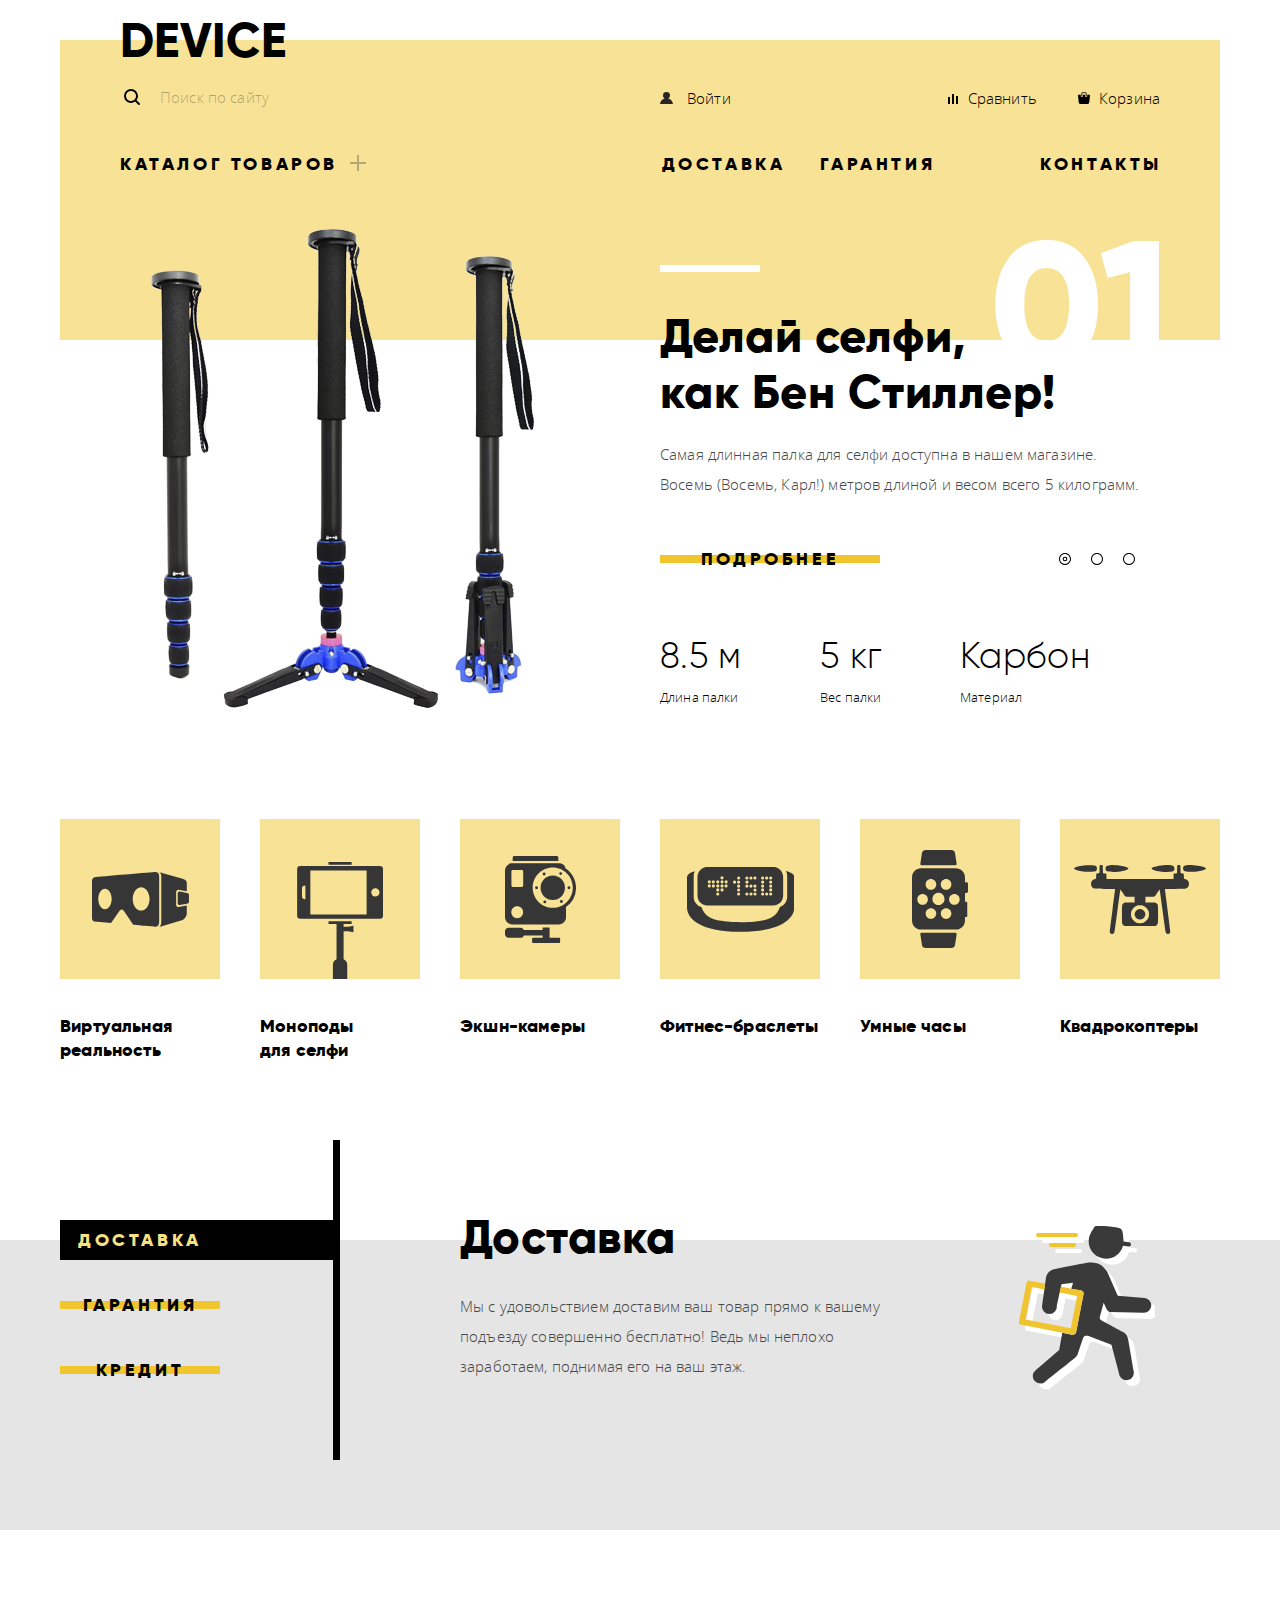
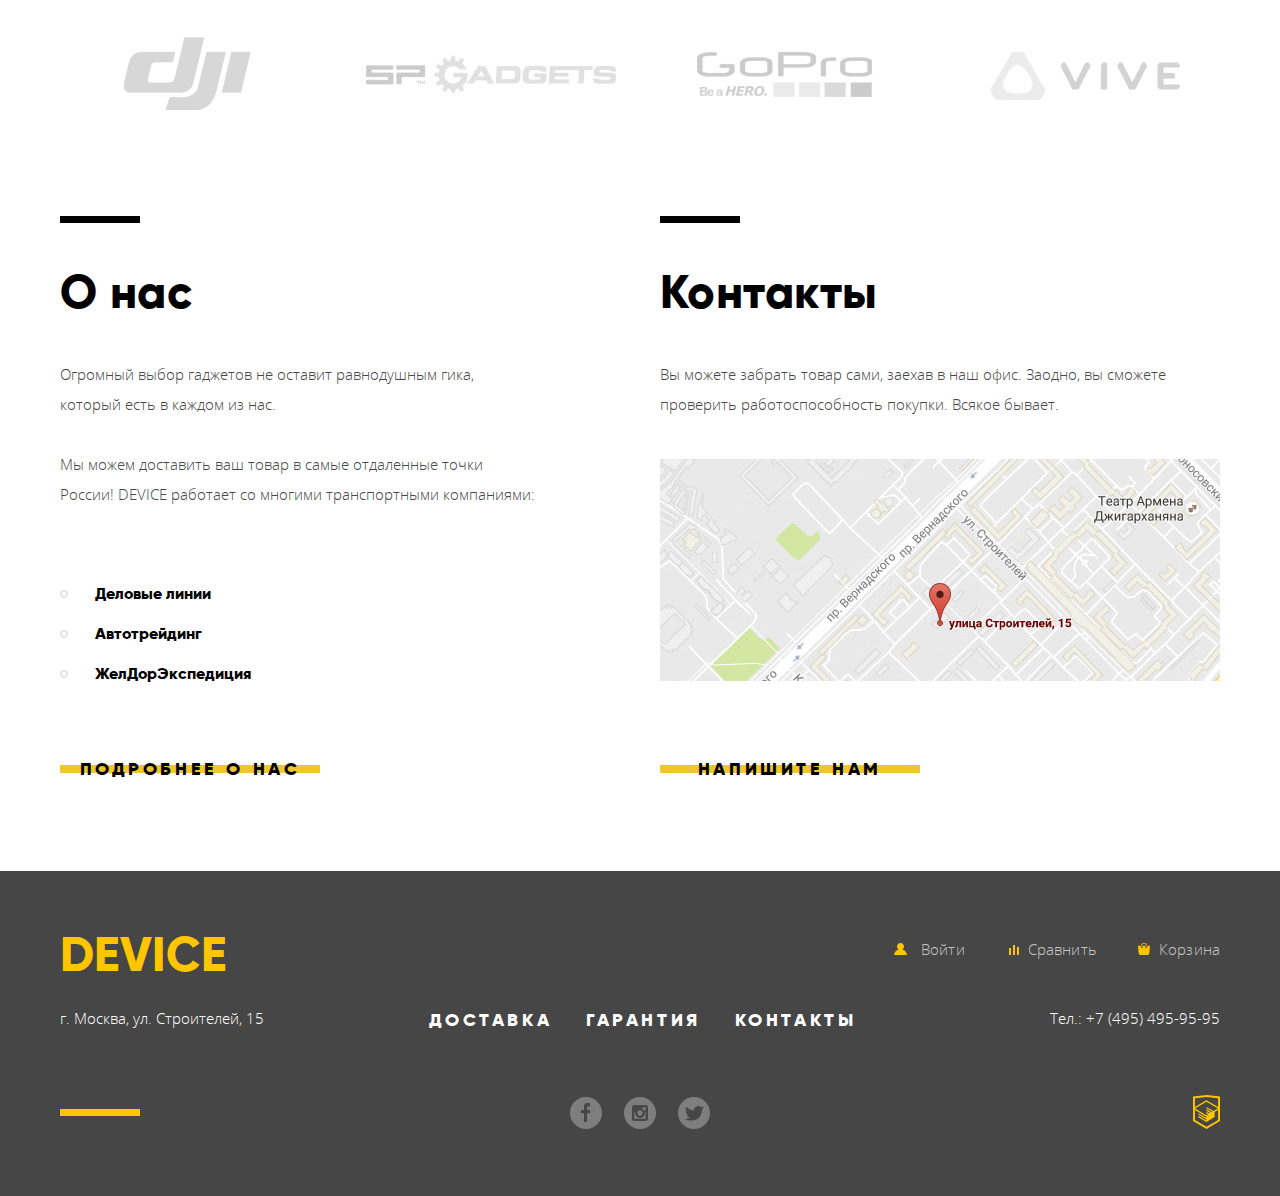
<file: index.html>
<!DOCTYPE html>
<html lang="ru">
	<head>
		<meta charset="utf-8">
		<meta name="SKYPE_TOOLBAR" content ="SKYPE_TOOLBAR_PARSER_COMPATIBLE" />
		<meta content="telephone=no" name="format-detection" />
		<title>HTML Academy: Девайс</title>
		<link href="css/normalize.min.css" rel="stylesheet">
		<link href="css/main.min.css" rel="stylesheet">
	</head>
	<body>
		<header class="main-header container">
			<div class="main-header-background">
				<a><h2 class="logo">Device</h2></a>
				<div class="main-header-wrapper">
					<form class="search-form" action="https://echo.htmlacademy.ru" method="post">
						<input type="search" name="search" placeholder="Поиск по сайту">
						<button type="submit" class="search-button">Найти</button>
					</form>
					<nav class="user-navigation">
						<ul>
							<li class="user-navigation-registration">
								<a href="#" class="user-navigation-enter">Войти</a>
								<div class="user-navigation-user-interface">
									<a href="#" class="user-navigation-user">Валентин Петухов</a>
									<a href="#" class="user-navigation-exit">Выйти</a>
								</div>
							</li>
							<li>
								<a href="#" class="user-navigation-compare">Сравнить</a>
							</li>
							<li>
								<a href="#" class="user-navigation-cart">Корзина</a>
							</li>
						</ul>	
					</nav>
				</div>
				<nav class="main-navigation">
					<ul class="main-navigation-list">
						<li class="icon-plus"><a href="catalog.html">Каталог товаров</a>
							<div class="sub-menu">
								<ul>
									<li>
										<a href="#">Виртуальная реальность</a>
									</li>
									<li>
										<a href="#">Моноподы для селфи</a>
									</li>
									<li>
										<a href="#">Экшн-камеры</a>
									</li>
								</ul>	
								<ul>
									<li>
										<a href="#">Фитнес-браслеты</a>
									</li>
									<li>
										<a href="#">Умные часы</a>
									</li>
								</ul>	
								<ul>
									<li>
										<a href="#">Квадрокоптеры</a>
									</li>
								</ul>	
							</div>
						</li>
						<li>
							<a href="#">Доставка</a>
						</li>
						<li>
							<a href="#">Гарантия</a>
						</li>
						<li>
							<a href="#">Контакты</a>
						</li>
					</ul>
				</nav>
			</div>
		</header>  
  		<main>  
   			<section class="slider container">
   				<div class="slider-wrapper">
   					<h2 class="visually-hidden">Витрина товаров</h2>
   					<div class="slider-item active">
   						<div class="slider-img">
   							<img src="img/slider/slider-1.png" width="384" height="486" alt="Палка для селфи">
						</div>	
   						<div class="slider-info">
   							<h3 class="slider-title">Делай селфи,<br> как Бен Стиллер!</h3>
   							<p class="slider-descr">Самая длинная палка для селфи доступна в нашем магазине. Восемь (Восемь, Карл!) метров длиной и весом всего 5 килограмм.</p>
   							<a href="#" class="slider-link btn">Подробнее</a>
   							<table class="slider-table">
   								<tr>
   									<td>8.5 м</td>
   									<td>5 кг</td>
   									<td>Карбон</td>
   								</tr>
   								<tr>
   									<td>Длина палки</td>
   									<td>Вес палки</td>
   									<td>Материал</td>
   								</tr>
   							</table>
   						</div>
					</div>	
   					<div class="slider-item">
   						<div class="slider-img">
   							<img src="img/slider/slider-2.png" width="345" height="485" alt="Фитнес-браслет">
						</div>	
   						<div class="slider-info">
   							<h3 class="slider-title">Худеем <br> правильно!</h3>
   							<p class="slider-descr">Мотивирующие фитнес-браслеты помогут найти в себе силы не 	пропускать занятия и соблюдать диету.</p>
   							<a href="#" class="slider-link btn">Подробнее</a>
   							<table class="slider-table">
   								<tr>
   									<td>48 часов</td>
   								</tr>   
   								<tr>
   									<td>Без подзарядки</td>
   								</tr>					
   							</table>
						</div>	
   					</div>
   					<div class="slider-item">
   						<div class="slider-img">
   							<img src="img/slider/slider-3.png" width="526" height="334" alt="Квадрокоптер">
						</div>	
   						<div class="slider-info">
   							<h3 class="slider-title">Порхает как бабочка, жалит как пчела!</h3>
   							<p class="slider-descr">Этот обычный, на первый взгляд, квадрокоптер оснащен мощным лазером, замаскированным под стандартную камеру.</p>
   							<a href="#" class="slider-link btn">Подробнее</a>
   							<table class="slider-table">
   								<tr>
   									<td>800 м</td>
   									<td>50 м</td>
   								</tr>
   								<tr>
   									<td>Дальность полета</td>
   									<td>Радиус поражения</td>
   								</tr>
   							</table>
						</div>	
   					</div>
   					<div class="dots-wrapper">
   						<ul class="dots">
							<li>
								<a class="active">Первый слайд</a>
							</li>
							<li>
								<a>Второй слайд</a>
							</li>
							<li>
								<a>Третий слайд</a>
							</li>
  						</ul>
					</div>
				</div>
   			</section>
    		<section class="popular container">
    			<h2 class="visually-hidden">Популярные товары</h2>
    			<ul class="popular-list">
					<li>
						<a href="#" class="popular-vr">Виртуальная реальность</a>
					</li>
					<li>
						<a href="#" class="popular-monopod">Моноподы для селфи</a>
					</li>
					<li>
						<a href="#" class="popular-cams">Экшн-камеры</a>
					</li>
					<li>
						<a href="#" class="popular-bands">Фитнес-браслеты</a>
					</li>
					<li>
						<a href="#" class="popular-smartwatch">Умные часы</a>
					</li>
					<li>
						<a href="#" class="popular-quadrupter">Квадрокоптеры</a>
   					</li>
   				</ul>
    		</section>
			<section class="services">
				<div class="container">
					<h2 class="visually-hidden">Наши услуги</h2>
					<div class="services-navigation">
						<!--<input type="radio" name="services" value="delivery" id="delivery-radio" checked>
						<label for="delivery-radio">Доставка</label>
						<input type="radio" name="services" value="warranty" id="warranty-radio">
						<label for="warranty-radio">Гарантия</label>
						<input type="radio" name="services" value="credit" id="credit-radio">
						<label for="credit-radio">Кредит</label>
						Оставляю на всякий случай-->
						<a href="#delivery" class="btn services-selected">Доставка</a>
						<a href="#warranty" class="btn">Гарантия</a>
						<a href="#credit" class="btn">Кредит</a>
					</div>
					<aside class="services-list">
						<section class="services-item active delivery" id="delivery">
							<h2>Доставка</h2>
							<p>Мы с удовольствием доставим ваш товар прямо к вашему подъезду совершенно бесплатно! Ведь мы неплохо заработаем, поднимая его на ваш этаж.</p>
						</section>
						<section class="services-item warranty" id="warranty">
							<h2>Гарантия</h2>
							<p>Если из-за возгорания купленного у нас товара у вас сгорит дом — не переживайте, мы выдадим вам новый.<br>Товар, не дом, конечно же.</p>
						</section>
						<section class="services-item credit" id="credit">
							<h2>Кредит</h2>
							<p>Залезть в долговую яму стало проще! Кредитные консультанты подберут для вас наиболее выгодные условия кредита. Выгодные для нашего банка, разумеется.</p>
						</section>
					</aside>
				</div>
			</section>
			<section class="logotypes container">
				<h2 class="visually-hidden">Наши партнеры</h2>
				<ul class="logotypes-list">
					<li>
						<img src="img/logotypes/dji.png" alt="Логотип Dji" width="260" height="100">
						<img class="logo-color" src="img/logotypes/dji-color.png" alt="Логотип Dji" width="260" height="100">
					</li>
					<li>
						<img src="img/logotypes/spgadgets.png" alt="Логотип SP Gadgets" width="260" height="100">
						<img class="logo-color" src="img/logotypes/spgadgets-color.png" alt="Логотип SP Gadgets" width="260" height="100">
					</li>
					<li>
						<img src="img/logotypes/gopro.png" alt="Логотип GoPro" width="260" height="100">
						<img class="logo-color" src="img/logotypes/gopro-color.png" alt="Логотип GoPro" width="260" height="100">
					</li>
					<li>
						<img src="img/logotypes/vive.png" alt="Логотип Vive" width="260" height="100">
						<img class="logo-color" src="img/logotypes/vive-color.png" alt="Логотип Vive" width="260" height="100">
					</li>
				</ul>
			</section>
			<section class="info container">
				<h2 class="visually-hidden">Основная информация</h2>
				<section class="about-us">
					<h2 class="info-title">О нас</h2>
					<p>Огромный выбор гаджетов не оставит равнодушным  гика, который есть в каждом из нас.</p>
					<p>Мы можем доставить ваш товар в самые отдаленные точки России! DEVICE работает со многими транспортными компаниями:</p>
					<ul class="info-list">
						<li>Деловые линии</li>
						<li>Автотрейдинг</li>
						<li>ЖелДорЭкспедиция</li>
					</ul>
					<a href="#" class="btn">Подробнее о нас</a>
				</section>
				<section class="contact">
					<h2 class="info-title">Контакты</h2>
					<p>Вы можете забрать товар сами, заехав в наш офис. Заодно, вы сможете проверить работоспособность покупки. Всякое бывает.</p>
					<a href="#" class="map"><img src="img/map.jpg" alt="Карта" width="560" height="222"></a>
					<a href="#" class="write-us-btn btn">Напишите нам</a>
				</section>
			</section>
		</main>
		<footer class="main-footer">
			<div class="container">
				<div class="footer-user-link">
					<a><h2 class="logo">Device</h2></a>
					<nav class="footer-user-navigation">
						<ul>
							<li class="footer-user-navigation-registration">
								<a href="#" class="footer-user-navigation-enter">Войти</a>
								<div class="footer-user-navigation-user-interface">
									<a href="#" class="footer-user-navigation-user">Валентин Петухов</a>
									<a href="#" class="footer-user-navigation-exit">Выйти</a>
								</div>
							</li>
							<li>
								<a href="#" class="footer-user-navigation-compare">Сравнить</a>
							</li>
							<li>
								<a href="#" class="footer-user-navigation-cart">Корзина</a>
							</li>
						</ul>
					</nav>
				</div>
				<div class="footer-nav">
					<p>г. Москва, ул. Строителей, 15</p>
					<nav class="footer-navigation">
						<ul>
							<li>
								<a href="#">Доставка</a>
							</li>
							<li>
								<a href="#">Гарантия</a>
							</li>
							<li>
								<a href="#">Контакты</a>
							</li>
						</ul>
					</nav>
					<p>Тел.: +7 (495) 495-95-95</p>
				</div>
				<div class="footer-social">
					<nav class="social-navigation">
						<ul>
							<li>
								<a href="#" class="facebook">Facebook</a>
							</li>
							<li>
								<a href="#" class="instagram">Instagram</a>
							</li>
							<li>
								<a href="#" class="twitter">Twitter</a>
							</li>
						</ul>
					</nav>
					<div class="htmlacademy-container">
						<a href="https://htmlacademy.ru/intensive/htmlcss" class="htmlacademy">HtmlAcademy</a>
					</div>	
				</div>
			</div>
		</footer>
		<section class="write-us">
			<h2 class="visually-hidden">Форма обратной связи</h2>
			<button type="button" class="close">Закрыть</button>
			<form class="write-us-form" action="https://echo.htmlacademy.ru" method="post">
				<div class="write-us-input-wrapper">
				<p class="write-us-name">
					<label for="name">Ваше имя:</label>
					<input type="text" name="name" id="name" placeholder="Имя Фамилия">
				</p>	
				<p class="write-us-email">
					<label for="email">Ваш e-mail:</label>
					<input type="email" name="email" id="email" placeholder="email@example.com">
				</p>
				</div>	
				<p class="write-us-text">
					<label for="letter-text">Текст письма:</label>
					<textarea name="letter-text" id="letter-text" placeholder="В свободной форме"></textarea>
				</p>	
				<button class="write-us-button btn" type="submit">Отправить</button>
			</form>
		</section>
		<section class="map-popup">
			<h2 class="visually-hidden">Карта</h2>
			<iframe src="https://www.google.com/maps/embed?pb=!1m18!1m12!1m3!1d2249.10907026883!2d37.52756879079683!3d55.68709146033518!2m3!1f0!2f0!3f0!3m2!1i1024!2i768!4f13.1!3m3!1m2!1s0x46b54cf65f5c8955%3A0x694710ccd55501e!2z0YPQuy4g0KHRgtGA0L7QuNGC0LXQu9C10LksIDE1LCDQnNC-0YHQutCy0LAsINCg0L7RgdGB0LjRjywgMTE5MzEx!5e0!3m2!1sru!2s!4v1522194621894" width="960" height="559" style="border:0" allowfullscreen></iframe>
			<img src="img/map-big.jpg" width="960" height="559" alt="Карта"> 
			<button type="button" class="close">Закрыть</button>
		</section>	
		<script src="js/js.min.js"></script>
	</body>
</html>
</file>
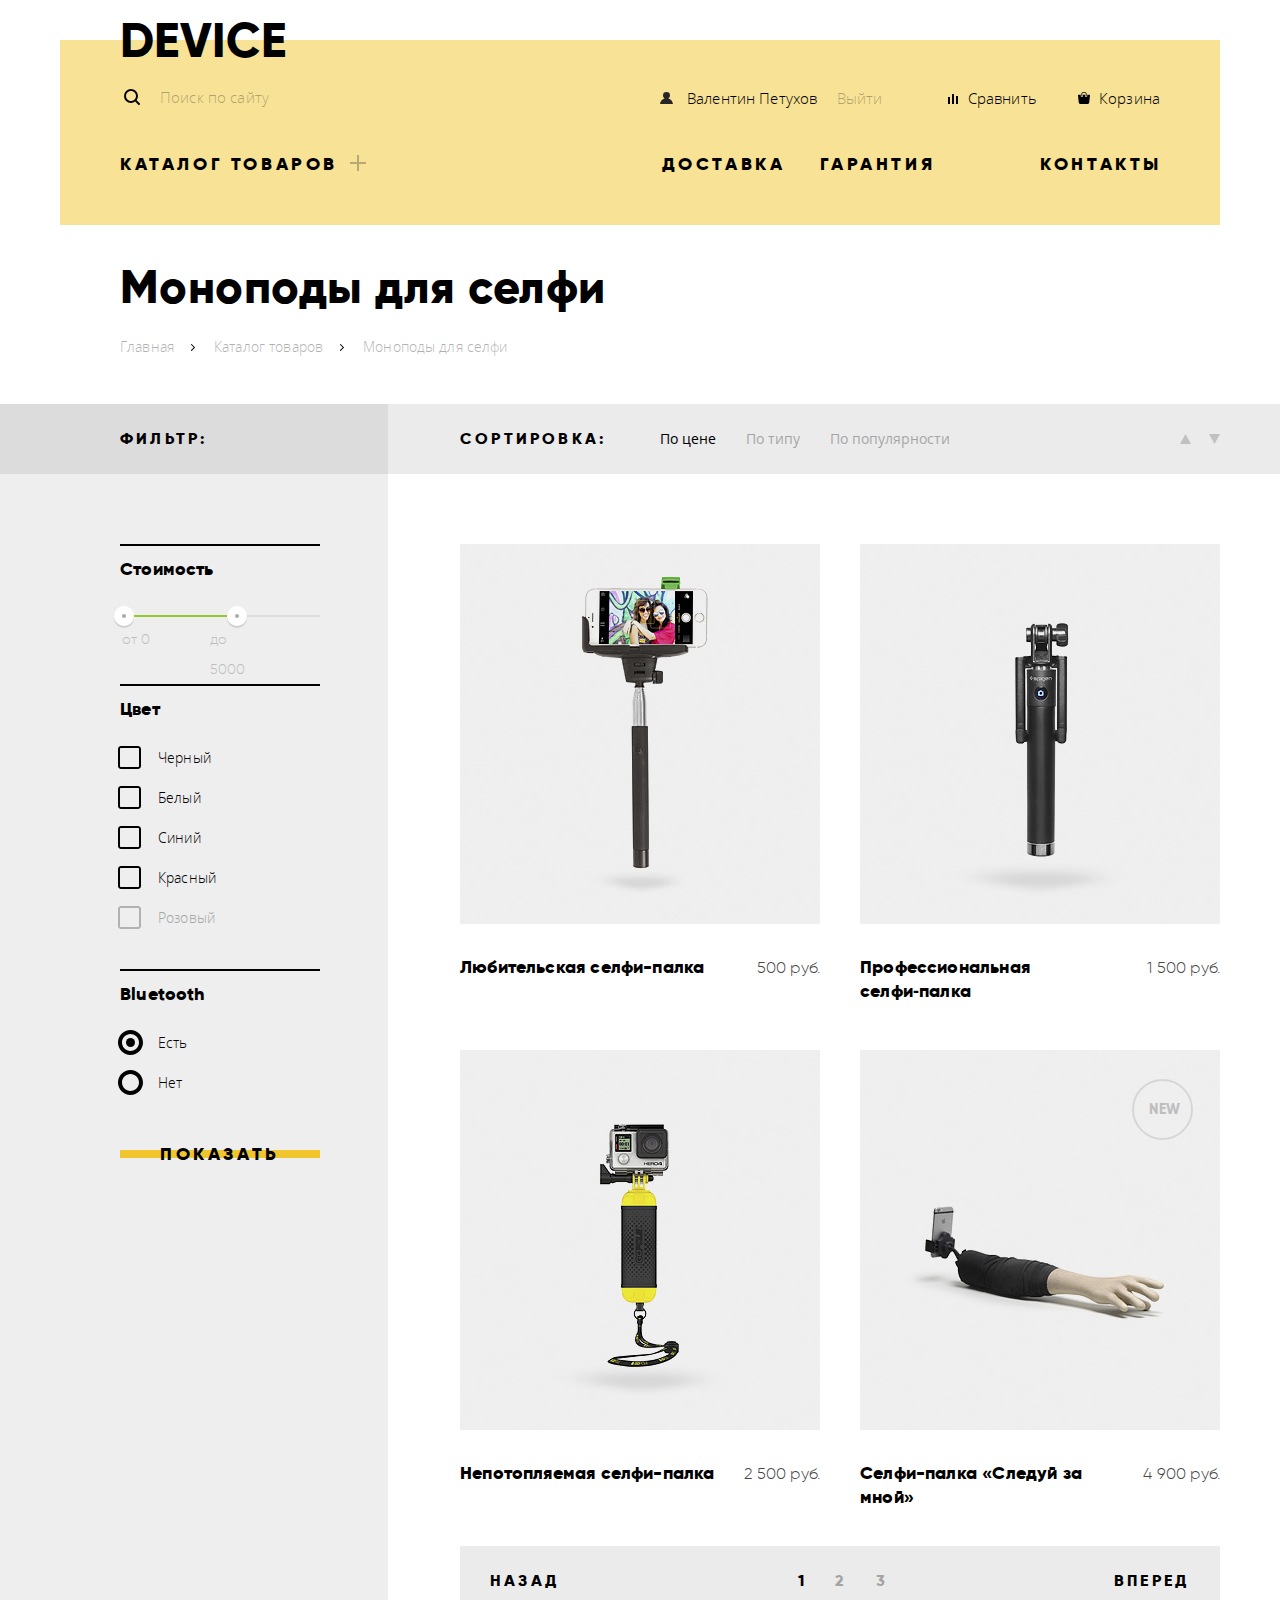
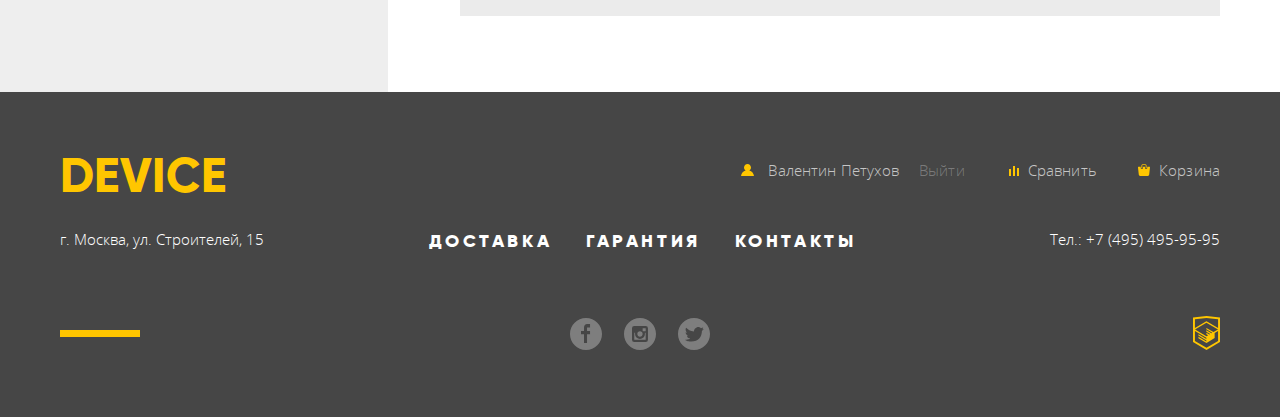
<file: catalog.html>
<!DOCTYPE html>
<html lang="ru">
	<head>
		<meta charset="utf-8">
		<meta name="SKYPE_TOOLBAR" content ="SKYPE_TOOLBAR_PARSER_COMPATIBLE" />
		<meta content="telephone=no" name="format-detection" />
		<title>HTML Academy: Девайс</title>
		<link href="css/normalize.min.css" rel="stylesheet">
		<link href="css/main.min.css" rel="stylesheet">
	</head>
	<body>
		<header class="main-header container">
			<div class="main-header-background">
				<a href="index.html"><h2 class="logo">Device</h2></a>
				<div class="main-header-wrapper">
					<form class="search-form" action="https://echo.htmlacademy.ru" method="post">
						<input type="search" name="search" placeholder="Поиск по сайту">
						<button type="submit" class="search-button">Найти</button>
					</form>
					<nav class="user-navigation">
						<ul>
							<li class="user-navigation-registration user-logged-in">
								<a href="#" class="user-navigation-enter">Войти</a>
								<div class="user-navigation-user-interface">
									<a href="#" class="user-navigation-user">Валентин Петухов</a>
									<a href="#" class="user-navigation-exit">Выйти</a>
								</div>
							</li>
							<li>
								<a href="#" class="user-navigation-compare">Сравнить</a>
							</li>
							<li>
								<a href="#" class="user-navigation-cart">Корзина</a>
							</li>
						</ul>	
					</nav>
				</div>
				<nav class="main-navigation">
					<ul class="main-navigation-list">
						<li class="icon-plus">
							<a href="#">Каталог товаров</a>
							<div class="sub-menu">
								<ul>
									<li>
										<a href="#">Виртуальная реальность</a>
									</li>
									<li>
										<a href="#">Моноподы для селфи</a>
									</li>
									<li>
										<a href="#">Экшн-камеры</a>
									</li>
								</ul>	
								<ul>
									<li>
										<a href="#">Фитнес-браслеты</a>
									</li>
									<li>
										<a href="#">Умные часы</a>
									</li>
								</ul>	
								<ul>
									<li>
										<a href="#">Квадрокоптеры</a>
									</li>
								</ul>	
							</div>
						</li>
						<li>
							<a href="#">Доставка</a>
						</li>
						<li>
							<a href="#">Гарантия</a>
						</li>
						<li>
							<a href="#">Контакты</a>
						</li>
					</ul>
				</nav>
			</div>
		</header>  
		<main>
			<div class="container">
				<section class="content-header">
					<h2>Моноподы для селфи</h2>
					<ul class="breadcrumbs">
						<li>
							<a href="index.html">Главная</a>
						</li>
						<li>
							<a href="catalog.html">Каталог товаров</a>
						</li>
						<li class="breadcrumbs-current">
							<a>Моноподы для селфи</a>
						</li>
					</ul>
				</section>
			</div>
			<div class="catalog-wrapper">
				<section class="catalog-content container">
					<h2 class="visually-hidden">Контент каталога</h2>
					<div class="filter">
						<h3 class="catalog-title">Фильтр:</h3>
						<form class="filter-form" action="https://echo.htmlacademy.ru">
							<fieldset class="filter-price">
								<legend class="price-legend">Стоимость</legend>
								<div class="range-filter">
									<div class="range-controls">
										<div class="scale">
											<div class="bar"></div>
										</div>
										<div class="toggle toggle-min"></div>	
										<div class="toggle toggle-max"></div>	
									</div>
								</div>
							</fieldset>
							<fieldset class="filter-color">
								<legend>Цвет</legend>
								<ul>
									<li>
										<input class="filter-input-checkbox visually-hidden" type="checkbox" name="black" id="filter-black">
										<label for="filter-black">
											Черный
										</label>
									</li>
									<li>
										<input class="filter-input-checkbox visually-hidden" type="checkbox" name="white" id="filter-white">
										<label for="filter-white">
											Белый
										</label>
									</li>
									<li>
										<input class="filter-input-checkbox visually-hidden" type="checkbox" name="blue" id="filter-blue">
										<label for="filter-blue">
											Синий
										</label>
									</li>
									<li>
										<input class="filter-input-checkbox visually-hidden" type="checkbox" name="red" id="filter-red">
										<label for="filter-red">
											Красный
										</label>
									</li>
									<li>
										<input class="filter-input-checkbox visually-hidden" type="checkbox" name="pink" id="filter-pink" disabled>
										<label for="filter-pink">
											Розовый
										</label>
									</li>
								</ul>
							</fieldset>
							<fieldset class="filter-bluetooth">
								<legend>Bluetooth</legend>
								<ul>
									<li>
										<input class="filter-input-radio visually-hidden" type="radio" name="bluetooth" value="yes" id="bluetooth-availability-yes" checked>
										<label for="bluetooth-availability-yes">
											Есть
										</label>
									</li>
									<li>
										<input class="filter-input-radio visually-hidden" type="radio" name="bluetooth" value="no" id="bluetooth-availability-no">
										<label for="bluetooth-availability-no">
											Нет
										</label>
									</li>
								</ul>
							</fieldset>
							<button class="filter-button btn" type="submit">Показать</button>
						</form>
					</div>
					<div class="sort">
						<div class="sort-links">	
							<h3 class="catalog-title">Сортировка:</h3>
							<ul class="sort-type">
								<li>
									<a href="#" class="sort-selected">По цене</a>
								</li>
								<li>
									<a href="#">По типу</a>
								</li>
								<li>
									<a href="#">По популярности</a>
								</li>
							</ul>
							<ul class="sort-direction">
								<li>
									<a href="" class="sort-direction-up">По возрастанию</a>
								</li>
								<li>
									<a href="" class="sort-direction-down sort-direction-active">По убыванию</a>
								</li>
							</ul>
						</div>
						<ul class="catalog-list">
							<li class="catalog-item">
								<div class="catalog-item-info">
									<img class="catalog-item-img" src="img/catalog/item-1.jpg" width="360" height="380" alt="Любительская селфи-палка">
									<div class="catalog-item-buy">
										<a href="#" class="catalog-cart-button btn">В корзину</a>
										<a href="#" class="catalog-compare-button">Добавить к сравнению</a>
									</div>
								</div>	
								<div class="catalog-item-about">
									<h3 class="catalog-item-title"><a href="#">Любительская селфи-палка</a></h3>
									<b class="catalog-item-price">500 руб.</b>
								</div>	
							</li>
							<li class="catalog-item">
								<div class="catalog-item-info">
									<img class="catalog-item-img" src="img/catalog/item-2.jpg" width="360" height="380" alt="Профессиональная селфи-палка">
									<div class="catalog-item-buy">
										<a href="#" class="catalog-cart-button btn">В корзину</a>
										<a href="#" class="catalog-compare-button">Добавить к сравнению</a>
									</div>
								</div>	
								<div class="catalog-item-about">
									<h3 class="catalog-item-title"><a href="#">Профессиональная селфи&#8209;палка</a></h3>
									<b class="catalog-item-price">1 500 руб.</b>
								</div>	
							</li>
							<li class="catalog-item">
								<div class="catalog-item-info">
									<img class="catalog-item-img" src="img/catalog/item-3.jpg" width="360" height="380" alt="Непотопляемая селфи-палка">
									<div class="catalog-item-buy">
										<a href="#" class="catalog-cart-button btn">В корзину</a>
										<a href="#" class="catalog-compare-button">Добавить к сравнению</a>
									</div>
								</div>	
								<div class="catalog-item-about">
									<h3 class="catalog-item-title"><a href="#">Непотопляемая селфи-палка</a></h3>
									<b class="catalog-item-price">2 500 руб.</b>
								</div>	
							</li>
							<li class="catalog-item catalog-item-new">
								<div class="catalog-item-info">
									<img class="catalog-item-img" src="img/catalog/item-4.jpg" width="360" height="380" alt="Селфи-палка Следуй за мной">
									<div class="catalog-item-buy">
										<a href="#" class="catalog-cart-button btn">В корзину</a>
										<a href="#" class="catalog-compare-button">Добавить к сравнению</a>
									</div>
								</div>	
								<div class="catalog-item-about">
									<h3 class="catalog-item-title"><a href="#">Селфи-палка &#171;Следуй за мной&#187;</a></h3>
									<b class="catalog-item-price">4 900 руб.</b>
								</div>
							</li>
						</ul>
						<div class="pagination">
							<a href="#" class="pagination-button">Назад</a>
							<div class="pagination-list-wrapper">
							<ul class="pagination-list">
								<li class="pagination-item">
									<a href="" class="pagination-item-current">1</a>
								</li>
								<li class="pagination-item">
									<a href="#">2</a>
								</li>
								<li class="pagination-item">
									<a href="#">3</a>
								</li>
							</ul>
							</div>
							<a href="#" class="pagination-button">Вперед</a>
						</div>	
					</div>
				</section>	
			</div>
		</main>
		<footer class="main-footer">
			<div class="container">
				<div class="footer-user-link">
					<a href="index.html"><h2 class="logo">Device</h2></a>
					<nav class="footer-user-navigation">
						<ul>
							<li class="footer-user-navigation-registration user-logged-in">
								<a href="#" class="footer-user-navigation-enter">Войти</a>
								<div class="footer-user-navigation-user-interface">
									<a href="#" class="footer-user-navigation-user">Валентин Петухов</a>
									<a href="#" class="footer-user-navigation-exit">Выйти</a>
								</div>
							</li>
							<li>
								<a href="#" class="footer-user-navigation-compare">Сравнить</a>
							</li>
							<li>
								<a href="#" class="footer-user-navigation-cart">Корзина</a>
							</li>
						</ul>
					</nav>
				</div>
				<div class="footer-nav">
					<p>г. Москва, ул. Строителей, 15</p>
					<nav class="footer-navigation">
						<ul>
							<li>
								<a href="#">Доставка</a>
							</li>
							<li>
								<a href="#">Гарантия</a>
							</li>
							<li>
								<a href="#">Контакты</a>
							</li>
						</ul>
					</nav>
					<p>Тел.: +7 (495) 495-95-95</p>
				</div>
				<div class="footer-social">
					<nav class="social-navigation">
						<ul>
							<li>
								<a href="#" class="facebook">Facebook</a>
							</li>
							<li>
								<a href="#" class="instagram">Instagram</a>
							</li>
							<li>
								<a href="#" class="twitter">Twitter</a>
							</li>
						</ul>
					</nav>
					<div class="htmlacademy-container">
						<a href="https://htmlacademy.ru/intensive/htmlcss" class="htmlacademy">HtmlAcademy</a>
					</div>	
				</div>
			</div>
		</footer>
	</body>
</html>
</file>
<file: css/main.min.css>
@-webkit-keyframes appear{0%{opacity:0}to{opacity:1}}@keyframes appear{0%{opacity:0}to{opacity:1}}@-webkit-keyframes disappear{0%{opacity:1}to{opacity:0}}@keyframes disappear{0%{opacity:1}to{opacity:0}}@-webkit-keyframes shake{0%,to{transform:translate(0)}10%,30%,50%,70%,90%{transform:translate(10px)}20%,40%,60%,80%{transform:translate(-10px)}}@keyframes shake{0%,to{transform:translate(0)}10%,30%,50%,70%,90%{transform:translate(10px)}20%,40%,60%,80%{transform:translate(-10px)}}@font-face{font-family:"Gilroy";src:url(../fonts/gilroylight.woff2);src:url(../fonts/gilroylight.woff);font-weight:300;font-style:normal}@font-face{font-family:"Gilroy";src:url(../fonts/gilroyextrabold.woff2);src:url(../fonts/gilroyextrabold.woff);font-weight:800;font-style:normal}@font-face{font-family:"Open sans";src:url(../fonts/opensans.woff2);src:url(../fonts/opensans.woff);font-weight:400;font-style:normal}@font-face{font-family:"Open sans";src:url(../fonts/opensanslight.woff2);src:url(../fonts/opensanslight.woff);font-weight:300;font-style:normal}body{margin:0;padding:0;font-family:"Gilroy",Arial,sans-serif;line-height:30px;font-size:15px;min-width:1200px}.btn,.container{-webkit-box-sizing:border-box;box-sizing:border-box}.container{width:1200px;margin:0 auto;padding:0 20px}.btn{text-transform:uppercase;font-size:18px;font-weight:800;line-height:24px;letter-spacing:.2em;text-align:center;padding:8px;position:relative;display:block}.btn::before{content:"";width:100%;height:8px;background-color:#f0c52e;position:absolute;top:50%;-webkit-transform:translateY(-50%);-ms-transform:translateY(-50%);transform:translateY(-50%);left:0;z-index:-1;-webkit-transition:.5s;-o-transition:.5s;transition:.5s}.btn:focus::before,.btn:hover::before{height:40px;-webkit-transition:.5s;-o-transition:.5s;transition:.5s}.btn:focus{outline:0}.btn:active{color:rgba(0,0,0,.3);-webkit-transition:.3s;-o-transition:.3s;transition:.3s}a{text-decoration:none;color:#000}img{display:block}.visually-hidden{position:absolute;width:1px;height:1px;margin:-1px;border:0;padding:0;clip:rect(0 0 0 0);overflow:hidden}.main-header-background{background-image:-webkit-linear-gradient(top,transparent 40px,#f7e296 40px);background-image:-o-linear-gradient(top,transparent 40px,#f7e296 40px);background-image:linear-gradient(to bottom,transparent 40px,#f7e296 40px);padding:17px 60px 46px;-webkit-box-sizing:border-box;box-sizing:border-box}.logo{text-transform:uppercase;font-size:48px;line-height:48px;font-weight:800;letter-spacing:.01em;margin:0;display:inline-block;vertical-align:middle}.main-header .logo{margin-bottom:8px}.logo:focus,.logo:hover{opacity:.6;outline:0}.logo:active{opacity:.3}.main-header-wrapper{display:-webkit-box;display:-ms-flexbox;display:flex;-webkit-box-pack:justify;-ms-flex-pack:justify;justify-content:space-between;-webkit-box-align:center;-ms-flex-align:center;align-items:center;min-height:50px;margin-bottom:26px}.main-header input{width:355px;border:0;background-color:transparent;background-image:url(../img/icons/icon-search.svg);background-repeat:no-repeat;background-position:4px center;font-family:"Open sans",Arial,sans-serif;font-weight:300;line-height:30px;letter-spacing:.01em;padding-left:40px;padding-right:15px;border-bottom:2px solid transparent;height:50px}.main-header input:focus{border-bottom:2px solid #000;outline:0}.main-header input::-webkit-input-placeholder{color:rgba(0,0,0,.3);opacity:1}.main-header input:-moz-placeholder,.main-header input::-moz-placeholder{color:rgba(0,0,0,.3);opacity:1}.main-header input:-ms-input-placeholder{color:rgba(0,0,0,.3);opacity:1}.main-header input:hover::-webkit-input-placeholder{color:rgba(0,0,0,.6)}.main-header input:hover:-moz-placeholder,.main-header input:hover::-moz-placeholder{color:rgba(0,0,0,.6)}.main-header input:hover:-ms-input-placeholder{color:rgba(0,0,0,.6)}.main-header input:focus::-webkit-input-placeholder{color:#000}.main-header input:focus:-moz-placeholder,.main-header input:focus::-moz-placeholder{color:#000}.main-header input:focus:-ms-input-placeholder{color:#000}.search-button{width:85px;height:50px;background-color:transparent;color:#000;font-family:"Open sans",Arial,sans-serif;font-weight:300;letter-spacing:.01em;border:2px solid #000;padding:0;display:none;-webkit-box-sizing:border-box;box-sizing:border-box}.search-form{display:-webkit-box;display:-ms-flexbox;display:flex}.main-header input:focus+.search-button{display:block}.search-button:active{display:block}.search-button:focus,.search-button:hover{background-color:#000;color:#fff;outline:0}.search-button:active{background-color:#000;color:rgba(255,255,255,.3)}.user-navigation{line-height:30px}.footer-user-navigation,.user-navigation{font-family:"Open sans",Arial,sans-serif;font-weight:300;letter-spacing:.01em;margin:0;padding:0}.user-navigation ul{display:-webkit-box;display:-ms-flexbox;display:flex;width:500px;margin:0;padding:0}.footer-user-navigation-user-interface,.user-navigation-user-interface{display:none}.user-navigation-registration{margin-right:auto}.user-navigation-enter,.user-navigation-user{padding-left:27px;background:url(../img/icons/icon-user.svg) no-repeat 0 center}.user-navigation-user{margin-right:15px}.user-navigation-exit{color:rgba(0,0,0,.3)}.user-navigation-compare{margin-right:41px;padding-left:20px;background:url(../img/icons/icon-compare.svg) no-repeat 0 60%}.user-navigation-cart{padding-left:21px;background:url(../img/icons/icon-cart.svg) no-repeat 0 center}.user-logged-in .footer-user-navigation-user-interface,.user-logged-in .user-navigation-user-interface{display:block}.user-logged-in .footer-user-navigation-enter,.user-logged-in .user-navigation-enter{display:none}.main-navigation{text-transform:uppercase;font-size:18px;font-weight:800;letter-spacing:.2em}.main-navigation-list{display:-webkit-box;display:-ms-flexbox;display:flex;margin:0;padding:0;-webkit-box-pack:justify;-ms-flex-pack:justify;justify-content:space-between}.icon-plus{margin-right:auto;position:relative}.icon-plus::after{content:"";width:16px;height:16px;background:url(../img/icons/icon-plus.svg) no-repeat;opacity:.3;position:absolute;top:6px;left:230px}.main-navigation-list>li:nth-of-type(2){margin-right:35px}.main-navigation-list>li:last-of-type{margin-left:105px;margin-right:-2px}.footer-navigation a:hover,.main-header a:hover{opacity:.6}.footer-navigation a:active,.main-header a:active,.popular-list a:active::before{opacity:.3}.footer-user-navigation ul,.main-navigation ul,.user-navigation ul{list-style:none}.main-navigation-list li:hover .sub-menu{display:-webkit-box;display:-ms-flexbox;display:flex}.sub-menu{position:absolute;left:-60px;display:none;width:1160px;z-index:100;background-color:#f7e296;padding:18px 60px 35px;-webkit-box-sizing:border-box;box-sizing:border-box}.sub-menu li,.sub-menu ul{margin:0;padding:0}.sub-menu ul:first-of-type{width:200px;margin-right:40px}.sub-menu ul:nth-of-type(2){width:160px;margin-right:40px}.sub-menu a{font-family:"Open sans",Arial,sans-serif;font-size:15px;font-weight:300;text-transform:none;line-height:36px;letter-spacing:.01em}.slider{margin-bottom:108px}.slider-wrapper{background-image:-webkit-linear-gradient(top,#f7e296 115px,transparent 115px);background-image:-o-linear-gradient(top,#f7e296 115px,transparent 115px);background-image:linear-gradient(to bottom,#f7e296 115px,transparent 115px);position:relative}.slider-item{display:none}.slider-item.active{-webkit-box-pack:justify;-ms-flex-pack:justify;justify-content:space-between;-webkit-box-align:start;-ms-flex-align:start;align-items:flex-start}.slider-img,.slider-info,.slider-item.active{display:-webkit-box;display:-ms-flexbox;display:flex}.slider-img{-webkit-box-pack:center;-ms-flex-pack:center;justify-content:center;width:563px;min-height:486px;margin-right:20px}.slider-info{width:510px;margin-right:50px;-webkit-box-orient:vertical;-webkit-box-direction:normal;-ms-flex-direction:column;flex-direction:column;position:relative}.slider-title{font-size:47px;line-height:56px;font-weight:800;letter-spacing:.01em;margin:83px 0 19px;position:relative;z-index:10}.slider-descr{font-family:"Open sans",Arial,sans-serif;font-weight:300;line-height:30px;color:#464646;letter-spacing:.01em;margin:0 0 40px;padding:0;width:490px}.slider-item:nth-of-type(2) .slider-descr{width:460px}.slider-item:nth-of-type(3) .slider-descr{width:480px}.slider-link{width:220px;margin-bottom:47px}.slider-table{margin-top:auto;width:460px;border-collapse:collapse}.slider-item:nth-of-type(3) .slider-table{width:300px}.slider-table tr{font-family:"Open sans",Arial,sans-serif;font-weight:300;font-size:13px;line-height:20px;letter-spacing:.01em}.slider-table tr:first-of-type{font-family:"Gilroy",Arial,sans-serif;font-size:36px;line-height:48px;letter-spacing:.01em}.slider-table td{width:150px;padding-left:0;padding-right:10px;padding-top:6px}.slider-table td:nth-child(2){width:130px;padding-right:10px}.slider-info::before{content:"";width:100px;height:7px;background-color:#fff;position:absolute;top:40px}.slider-item .slider-info::after{font-size:180px;line-height:180px;font-weight:800;color:#fff;position:absolute;top:-8px;right:-2px}.slider-item:nth-of-type(1) .slider-info::after{content:"01"}.slider-item:nth-of-type(2) .slider-info::after{content:"02"}.slider-item:nth-of-type(3) .slider-info::after{content:"03"}.dots-wrapper{position:absolute;bottom:145px;right:83px;width:78px;overflow:hidden}.dots{font-size:0;line-height:0;display:-webkit-box;display:-ms-flexbox;display:flex;-ms-flex-wrap:wrap;flex-wrap:wrap;padding:0;margin-right:-19px}.dots a{display:block;width:13px;height:13px;background:url(../img/icons/icon-slider-button-empty.svg) no-repeat;background-size:12px;margin-right:19px}.dots .active{background:url(../img/icons/icon-slider-button.svg) no-repeat;background-size:12px}.popular{margin-bottom:78px}.popular-list{list-style:none;font-size:18px;line-height:24px;font-weight:800;letter-spacing:.01em;display:-webkit-box;display:-ms-flexbox;display:flex;-ms-flex-wrap:wrap;flex-wrap:wrap;margin:0;padding:0}.popular-list li{width:160px;margin-right:40px}.popular-list li:nth-child(6n){margin-right:0}.popular-list a{display:block;padding-top:195px;background-image:-webkit-linear-gradient(top,#f7e296 160px,transparent 160px);background-image:-o-linear-gradient(top,#f7e296 160px,transparent 160px);background-image:linear-gradient(to bottom,#f7e296 160px,transparent 160px);position:relative}.popular-monopod{padding-right:40px}.popular-list a:hover{background-image:-webkit-linear-gradient(top,#f0c52e 160px,transparent 160px);background-image:-o-linear-gradient(top,#f0c52e 160px,transparent 160px);background-image:linear-gradient(to bottom,#f0c52e 160px,transparent 160px)}.popular-list a:active{color:rgba(0,0,0,.3)}.popular-list a::before{content:"";width:100%;height:160px;background-repeat:no-repeat;background-position:50% 50%;position:absolute;top:0;left:0}.popular-list .popular-vr::before{background-image:url(../img/popular/popular-1.svg)}.popular-list .popular-monopod::before{background-image:url(../img/popular/popular-2.svg);background-position:50% 100%}.popular-list .popular-cams::before{background-image:url(../img/popular/popular-3.svg)}.popular-list .popular-bands::before{background-image:url(../img/popular/popular-4.svg)}.popular-list .popular-smartwatch::before{background-image:url(../img/popular/popular-5.svg)}.popular-list .popular-quadrupter::before{background-image:url(../img/popular/popular-6.svg)}.services{background-image:-webkit-linear-gradient(top,transparent 100px,#e5e5e5 100px);background-image:-o-linear-gradient(top,transparent 100px,#e5e5e5 100px);background-image:linear-gradient(to bottom,transparent 100px,#e5e5e5 100px);margin-bottom:95px;padding-bottom:70px}.services .container{display:-webkit-box;display:-ms-flexbox;display:flex;position:relative}.logotypes-list li:hover img,.services-item{display:none}.services-item.active{display:block}.services-navigation{display:-webkit-box;display:-ms-flexbox;display:flex;-webkit-box-orient:vertical;-webkit-box-direction:normal;-ms-flex-direction:column;flex-direction:column;width:280px;margin-right:120px;-webkit-box-sizing:border-box;box-sizing:border-box;border-right:7px solid #000;padding-top:80px;padding-bottom:70px}.services-navigation .btn{width:160px;margin-bottom:25px;z-index:1}.services-navigation .btn::before{z-index:-1}.services-navigation .btn:last-child{margin-bottom:0}.services-navigation .btn:active{color:#f7e184;outline:0}.services-navigation .btn:active::before{content:"";width:280px;height:40px;background-color:#000;position:absolute;top:50%;left:0;-webkit-transform:translateY(-50%);-ms-transform:translateY(-50%);transform:translateY(-50%)}.services-navigation .services-selected{color:#f7e184}.services-navigation .services-selected::before{content:"";width:280px;height:40px;background-color:#000;position:absolute;top:50%;left:0;-webkit-transform:translateY(-50%);-ms-transform:translateY(-50%);transform:translateY(-50%)}.services-item h2{font-weight:800;font-size:47px;line-height:48px;letter-spacing:.01em;padding-top:73px;margin:0 0 30px}.services-item p{font-family:"Open sans",Arial,sans-serif;font-weight:300;color:#464646;letter-spacing:.01em;margin:0;padding:0;width:460px}.credit p{width:430px}.services-item::after{content:"";width:200px;height:200px;position:absolute;top:68px;right:53px}.delivery::after{background:url(../img/services/delivery.svg) no-repeat 50% 50%}.warranty::after{background:url(../img/services/warranty.svg) no-repeat 50% 50%}.credit::after{background:url(../img/services/credit.svg) no-repeat 50% 50%}.logotypes{margin-bottom:91px}.logotypes-list{list-style:none;-webkit-box-pack:justify;-ms-flex-pack:justify;justify-content:space-between;-ms-flex-wrap:wrap;flex-wrap:wrap;margin:0;padding:0}.logotypes-list img{opacity:.2}.logotypes-list .logo-color{opacity:1;display:none}.logotypes-list li:hover .logo-color{display:block}.about-us,.contact,.info,.logotypes-list{display:-webkit-box;display:-ms-flexbox;display:flex}.info{-webkit-box-pack:justify;-ms-flex-pack:justify;justify-content:space-between;padding-top:52px;position:relative}.about-us,.contact{-webkit-box-orient:vertical;-webkit-box-direction:normal;-ms-flex-direction:column;flex-direction:column;width:560px}.info-title{font-weight:800;font-size:47px;line-height:48px;letter-spacing:.01em;margin:0 0 43px}.about-us::before,.contact::before{content:"";width:80px;height:7px;background-color:#000;position:absolute;top:0}.info p{font-family:"Open sans",Arial,sans-serif;font-weight:300;color:#464646;margin:0 0 30px}.about-us p{max-width:475px}.info-list{font-size:16px;font-weight:800;line-height:40px;padding:0;list-style:none;margin:35px 0 55px}.info-list li{position:relative;padding-left:35px}.info-list li::before,.main-footer{-webkit-box-sizing:border-box;box-sizing:border-box}.info-list li::before{content:"";width:8px;height:8px;border:2px #e5e5e5 solid;border-radius:50%;position:absolute;left:0;top:50%;-webkit-transform:translateY(-50%);-ms-transform:translateY(-50%);transform:translateY(-50%)}.map{margin-top:10px}.info .btn{width:260px;margin-top:auto;margin-bottom:82px}.main-footer{background-color:#464646;color:#fff;min-height:325px;padding-top:60px}.main-footer .logo{color:#ffc600}.footer-user-link{-webkit-box-pack:justify;-ms-flex-pack:justify;justify-content:space-between;-webkit-box-align:start;-ms-flex-align:start;align-items:flex-start;margin-bottom:24px}.footer-nav,.footer-user-link,.footer-user-navigation ul{display:-webkit-box;display:-ms-flexbox;display:flex}.footer-user-navigation ul{-webkit-box-pack:justify;-ms-flex-pack:justify;justify-content:space-between;margin:0;padding:0}.footer-nav{-webkit-box-align:center;-ms-flex-align:center;align-items:center;margin-bottom:62px}.footer-navigation ul,.social-navigation ul{list-style:none;display:-webkit-box;display:-ms-flexbox;display:flex;padding:0}.footer-nav,.footer-navigation ul,.footer-social{-webkit-box-pack:justify;-ms-flex-pack:justify;justify-content:space-between}.footer-navigation ul{width:428px;margin:3px 0 0 5px}.footer-social{display:-webkit-box;display:-ms-flexbox;display:flex;-webkit-box-align:center;-ms-flex-align:center;align-items:center;font-size:0;line-height:0}.footer-social::before{content:"";width:80px;height:7px;background-color:#ffc600;display:block}.social-navigation{overflow:hidden;width:270px}.social-navigation ul{-webkit-box-pack:center;-ms-flex-pack:center;justify-content:center;-ms-flex-wrap:wrap;flex-wrap:wrap;margin:0 -22px 0 0}.social-navigation li{margin-right:22px}.social-navigation a{height:32px;opacity:.3;display:block}.social-navigation a:hover{opacity:.6}.social-navigation a:active{opacity:.1}.social-navigation a::before{content:"";width:32px;height:32px;background-repeat:no-repeat;display:block}.social-navigation .facebook::before{background-image:url(../img/icons/icon-fb.svg)}.social-navigation .instagram::before{background-image:url(../img/icons/icon-instagram.svg)}.social-navigation .twitter::before{background-image:url(../img/icons/icon-twitter.svg)}.htmlacademy-container{height:35px;width:80px}.htmlacademy::before{content:"";width:28px;height:35px;background:url(../img/icons/icon-logo-html.svg) no-repeat 50% 50%;display:block;float:right}.footer-user-navigation a:hover::before,.htmlacademy:hover::before{opacity:.6}.footer-user-navigation a:active::before,.htmlacademy:active::before{opacity:.3}.footer-user-navigation{line-height:36px}.main-footer a{color:inherit}.main-footer p{font-family:"Open sans",Arial,sans-serif;font-weight:300;margin:0;width:210px;text-align:left}.main-footer p:last-of-type{text-align:right}.footer-navigation li{text-transform:uppercase;font-size:18px;font-weight:800;line-height:24px;letter-spacing:.2em}.footer-user-navigation-registration{margin-right:43px}.footer-user-navigation-enter,.footer-user-navigation-user{padding-left:27px;position:relative}.footer-user-navigation-enter::before,.footer-user-navigation-user::before{background:url(../img/icons/icon-footer-user.svg) no-repeat}.footer-user-navigation-user{margin-right:16px}.footer-user-navigation .footer-user-navigation-exit{color:rgba(255,255,255,.3)}.footer-user-navigation-compare{margin-right:41px;padding-left:20px;position:relative}.footer-user-navigation-cart::before,.footer-user-navigation-compare::before,.footer-user-navigation-enter::before,.footer-user-navigation-user::before{content:"";width:13px;height:12px;position:absolute;left:0;top:50%;-webkit-transform:translateY(-50%);-ms-transform:translateY(-50%);transform:translateY(-50%)}.footer-user-navigation-compare::before{background:url(../img/icons/icon-footer-compare.svg) no-repeat 50% 100%}.footer-user-navigation-cart{padding-left:21px;position:relative}.footer-user-navigation-cart::before{background:url(../img/icons/icon-footer-cart.svg) no-repeat}.footer-user-navigation a{color:rgba(255,255,255,.7)}.footer-user-navigation a:hover{color:#fff}.footer-user-navigation a:active{color:rgba(255,255,255,.3)}.write-us{width:960px;background-color:#fff;position:fixed;top:50%;left:50%;-webkit-transform:translate(-50%,-50%);-ms-transform:translate(-50%,-50%);transform:translate(-50%,-50%);z-index:10000;padding:96px 100px 80px;-webkit-box-sizing:border-box;box-sizing:border-box;-webkit-box-shadow:0 10px 20px 0 rgba(4,6,6,.2);box-shadow:0 10px 20px 0 rgba(4,6,6,.2);display:none}.write-us p,.write-us-input-wrapper{display:-webkit-box;display:-ms-flexbox;display:flex}.write-us-input-wrapper{-webkit-box-pack:justify;-ms-flex-pack:justify;justify-content:space-between;margin-bottom:41px}.write-us p{font-size:18px;font-weight:800;line-height:24px;-webkit-box-sizing:border-box;box-sizing:border-box;-webkit-box-orient:vertical;-webkit-box-direction:normal;-ms-flex-direction:column;flex-direction:column;width:360px;margin:0}.write-us label{margin-bottom:5px}.write-us-form input,.write-us-form textarea{background-color:#f2f2f2;font-family:"Open sans",Arial,sans-serif;color:#464646;border:0;padding-left:20px;-webkit-box-sizing:border-box;box-sizing:border-box}.write-us-form input{padding-right:20px;width:360px;height:50px}.write-us-form textarea{padding-top:18px;margin-bottom:47px;width:760px;height:156px;resize:none}.write-us-form input:hover,.write-us-form textarea:hover{background-color:#eaeaea}.write-us-form input:focus,.write-us-form textarea:focus{background-color:transparent;outline:3px solid #f7e296}.write-us-button{width:200px;border:0;background-color:transparent;padding:0}.close{width:55px;height:55px;border:0;padding:0;font-size:0;line-height:0;background:url(../img/icons/icon-modal-close.svg) no-repeat;position:absolute;top:22px;right:22px;opacity:.5}.close:hover{opacity:1}.breadcrumbs a,.close:active{opacity:.3}.map-popup{width:960px;height:559px;background-color:#fff;position:fixed;top:50%;left:50%;-webkit-transform:translate(-50%,-50%);-ms-transform:translate(-50%,-50%);transform:translate(-50%,-50%);z-index:10000;-webkit-box-sizing:border-box;box-sizing:border-box;-webkit-box-shadow:0 10px 20px 0 rgba(4,6,6,.2);box-shadow:0 10px 20px 0 rgba(4,6,6,.2);display:none}.map-popup iframe{position:absolute;top:0;left:0}.modal-show{display:block;-webkit-animation:appear .6s;animation:appear .6s}.write-us-form .modal-error{background-color:rgba(255,181,181,.5);animation:shake .6s}.content-header{padding:38px 60px 45px}.breadcrumbs,.content-header h2{font-size:47px;font-weight:800;line-height:48px;letter-spacing:.01em;margin:0 0 24px}.breadcrumbs{list-style:none;font-family:"Open sans",Arial,sans-serif;font-weight:300;font-size:14px;line-height:24px;margin:0;padding:0;display:-webkit-box;display:-ms-flexbox;display:flex}.breadcrumbs li:not(:last-child){margin-right:40px;position:relative}.breadcrumbs li:not(:last-child)::after{content:"";width:8px;height:8px;background:url(../img/icons/icon-nav-arrow.svg) no-repeat;position:absolute;right:-25px;bottom:7px}.breadcrumbs a:hover{opacity:.6}.breadcrumbs a:active{opacity:.1}.catalog-content,.catalog-item-info:hover .catalog-item-buy,.catalog-wrapper,.sort-direction li{display:-webkit-box;display:-ms-flexbox;display:flex}.catalog-wrapper::after,.catalog-wrapper::before{content:"";-webkit-box-flex:1;-ms-flex-positive:1;flex-grow:1;display:block}.catalog-wrapper::before{margin-right:-20px;background-image:-webkit-linear-gradient(#dcdcdc 70px,#eee 70px);background-image:-o-linear-gradient(#dcdcdc 70px,#eee 70px);background-image:linear-gradient(#dcdcdc 70px,#eee 70px)}.catalog-wrapper::after{background-image:-webkit-linear-gradient(#ebebeb 70px,transparent 70px);background-image:-o-linear-gradient(#ebebeb 70px,transparent 70px);background-image:linear-gradient(#ebebeb 70px,transparent 70px);margin-left:-20px}.filter{background-image:-webkit-linear-gradient(#dcdcdc 70px,#eee 70px);background-image:-o-linear-gradient(#dcdcdc 70px,#eee 70px);background-image:linear-gradient(#dcdcdc 70px,#eee 70px);width:200px;padding-left:60px;padding-right:68px}.filter .catalog-title{margin-bottom:83px}.filter fieldset{border:0;padding:0;margin:0 0 44px}.filter fieldset:nth-child(3){margin-bottom:39px}.filter .filter-price{margin-bottom:66px}.range-controls{height:30px;padding-top:14px;-webkit-box-sizing:border-box;box-sizing:border-box;position:relative}.range-controls .scale{height:2px;background:#dbdbdb}.range-controls .bar{width:58%;height:2px;background:#91c92f}.range-controls .toggle{position:absolute;top:5px;left:0;width:4px;height:4px;padding:0;border:8px solid #fff;background-color:#ababab;-webkit-box-shadow:0 2px 1px 0 #cfcfcf;box-shadow:0 2px 1px 0 #cfcfcf;border-radius:50%;cursor:pointer}.range-controls .toggle-min{left:-6px}.range-controls .toggle-max::after,.range-controls .toggle-min::after{content:"от 0";width:28px;color:#000;font-size:14px;opacity:.2;position:absolute;top:10px}.range-controls .toggle-max::after{content:"до 5000";width:55px;left:-25px}.range-controls .toggle-max{left:107px}.filter ul,.sort ul{list-style:none;margin:0;padding:0}.filter label,.filter legend{letter-spacing:.01em;position:relative}.filter legend{margin-bottom:17px;font-size:18px;font-weight:800;line-height:24px}.filter .price-legend{margin-bottom:20px}.filter legend::before{content:"";width:200px;height:2px;background-color:#000;position:absolute;top:-13px;left:0}.filter label{font-family:"Open sans",Arial,sans-serif;font-weight:300;font-size:14px;line-height:40px;display:block;cursor:pointer;-webkit-user-select:none;-moz-user-select:none;-ms-user-select:none;user-select:none;padding-left:38px}.filter-input-checkbox+label::before{content:"";width:27px;height:24px;background:url(../img/icons/icon-checkbox-off.svg) no-repeat;position:absolute;left:-2px;top:50%;-webkit-transform:translateY(-50%);-ms-transform:translateY(-50%);transform:translateY(-50%)}.filter-input-checkbox:checked+label::before{content:"";width:27px;height:24px;background:url(../img/icons/icon-checkbox-on.svg) no-repeat;position:absolute;left:-2px;top:50%;-webkit-transform:translateY(-50%);-ms-transform:translateY(-50%);transform:translateY(-50%)}.filter-input-radio+label::before{content:"";width:26px;height:26px;background:url(../img/icons/icon-radio-off.svg) no-repeat;position:absolute;left:-2px;top:50%;-webkit-transform:translateY(-50%);-ms-transform:translateY(-50%);transform:translateY(-50%)}.filter-input-radio:checked+label::before{content:"";width:26px;height:26px;background:url(../img/icons/icon-radio-on.svg) no-repeat;position:absolute;left:-2px;top:50%;-webkit-transform:translateY(-50%);-ms-transform:translateY(-50%);transform:translateY(-50%)}.filter input:disabled+label{color:#a6a6a6}.filter input:disabled+label::before,.filter input:disabled:hover+label::before{opacity:.25}.filter-input-checkbox:disabled:active+label::before{background:url(../img/icons/icon-checkbox-off.svg) no-repeat}.filter-input-radio:disabled:active+label::before{background:url(../img/icons/icon-radio-off.svg) no-repeat}.filter input:hover+label::before,.sort-type a:hover{opacity:.6}.filter-input-radio:active+label::before{background:url(../img/icons/icon-radio-on.svg) no-repeat}.filter-input-radio:checked:active+label::before{background:url(../img/icons/icon-radio-off.svg) no-repeat}.filter-input-checkbox:active+label::before{background:url(../img/icons/icon-checkbox-on.svg) no-repeat}.filter-input-checkbox:checked:active+label::before{background:url(../img/icons/icon-checkbox-off.svg) no-repeat}.filter-button{width:200px;border:0;background-color:transparent;padding:0;z-index:1}.catalog-title{font-size:16px;font-weight:800;text-transform:uppercase;line-height:24px;letter-spacing:.2em;padding:23px 0;margin:0 54px 0 0}.sort{background-image:-webkit-linear-gradient(#ebebeb 70px,transparent 70px);background-image:-o-linear-gradient(#ebebeb 70px,transparent 70px);background-image:linear-gradient(#ebebeb 70px,transparent 70px);padding-left:72px;padding-bottom:76px;width:832px;-webkit-box-sizing:border-box;box-sizing:border-box}.sort-links,.sort-type{display:-webkit-box;display:-ms-flexbox;display:flex}.sort-links{-webkit-box-align:center;-ms-flex-align:center;align-items:center;margin-bottom:70px}.sort-type{-ms-flex-wrap:wrap;flex-wrap:wrap;width:460px}.sort-type li:not(:last-of-type){margin-right:30px}.sort-type a{font-family:"Open sans",Arial,sans-serif;font-size:14px;line-height:18px;opacity:.3}.sort-direction .sort-direction-active:hover::before,.sort-type .sort-selected,.sort-type a:active{opacity:1}.sort .sort-direction,.sort-direction a{display:-webkit-box;display:-ms-flexbox;display:flex}.sort .sort-direction{margin-left:auto;font-size:0;line-height:0;-webkit-box-pack:justify;-ms-flex-pack:justify;justify-content:space-between;width:40px}.sort-direction a{width:11px;height:11px;position:relative}.sort-direction a:hover::before{opacity:.4}.sort-direction a:active::before{opacity:1}.sort-direction a::before{content:"";width:11px;height:11px;background-repeat:no-repeat;background-position:50% 50%;opacity:.2;position:absolute;left:0;top:0}.sort-direction-up::before{background-image:url(../img/icons/icon-up-dir.svg)}.sort-direction-down::before{background-image:url(../img/icons/icon-down-dir.svg)}.catalog-compare-button:hover,.sort-direction-active::before{opacity:1}.catalog-item-about,.catalog-list{display:-webkit-box;display:-ms-flexbox;display:flex;-webkit-box-pack:justify;-ms-flex-pack:justify;justify-content:space-between}.catalog-list{-ms-flex-wrap:wrap;flex-wrap:wrap}.catalog-item-about{-webkit-box-align:baseline;-ms-flex-align:baseline;align-items:baseline}.catalog-item{width:360px;margin-bottom:47px;position:relative}.catalog-item-info{margin-bottom:31px;position:relative}.catalog-item-buy{display:none;width:100%;height:100%;background-color:rgba(238,238,238,.7);position:absolute;top:0;left:0;-webkit-box-sizing:border-box;box-sizing:border-box;-webkit-box-orient:vertical;-webkit-box-direction:normal;-ms-flex-direction:column;flex-direction:column;-webkit-box-align:center;-ms-flex-align:center;align-items:center;padding-top:170px;z-index:3;-webkit-animation:appear .4s;animation:appear .4s}.catalog-cart-button{width:200px;margin-bottom:8px}.catalog-compare-button{font-family:"Open sans",Arial,sans-serif;font-size:13px;font-weight:300;line-height:36px;opacity:.5;letter-spacing:.01em}.catalog-compare-button:active{opacity:.2}.catalog-item-title{font-size:18px;font-weight:800;line-height:24px;letter-spacing:.01em;margin:0;width:260px}.catalog-item-price{font-size:16px;line-height:24px;color:#464646;letter-spacing:.01em;font-weight:300}.catalog-item-new::before{content:"";width:57px;height:57px;border:2px solid rgba(0,0,0,.1);border-radius:50%;position:absolute;top:29px;right:27px;z-index:2}.catalog-item-new::after,.pagination-item a{font-weight:800;text-transform:uppercase;line-height:24px}.catalog-item-new::after{content:"new";color:#000;position:absolute;top:48px;right:39px;font-size:14px;letter-spacing:.05em;opacity:.2}.pagination{display:-webkit-box;display:-ms-flexbox;display:flex;margin-top:-10px;background-color:#ebebeb}.pagination-list-wrapper{width:495px;overflow:hidden}.sort .pagination-list{-ms-flex-wrap:wrap;flex-wrap:wrap;min-height:70px;-webkit-box-align:center;-ms-flex-align:center;align-items:center;-webkit-box-pack:center;-ms-flex-pack:center;justify-content:center;margin-right:-28px;padding-left:13px;height:100%}.pagination .pagination-button,.pagination-item,.sort .pagination-list{display:-webkit-box;display:-ms-flexbox;display:flex}.pagination-item{margin-right:28px}.pagination-item a{font-size:16px;opacity:.3;letter-spacing:.2em}.pagination-item a:hover{opacity:.6}.pagination-item a:active,.pagination-list .pagination-item-current,.pagination-list .pagination-item-current:hover{opacity:1}.pagination .pagination-button{-webkit-box-pack:center;-ms-flex-pack:center;justify-content:center;-webkit-box-align:center;-ms-flex-align:center;align-items:center;font-size:16px;font-weight:800;text-transform:uppercase;line-height:24px;letter-spacing:.2em;background-color:#ebebeb;opacity:1;padding:0 30px}.pagination .pagination-button:hover{background-color:#d9d9d9}.pagination .pagination-button:active{color:rgba(0,0,0,.3);background-color:#d9d9d9}
</file>
